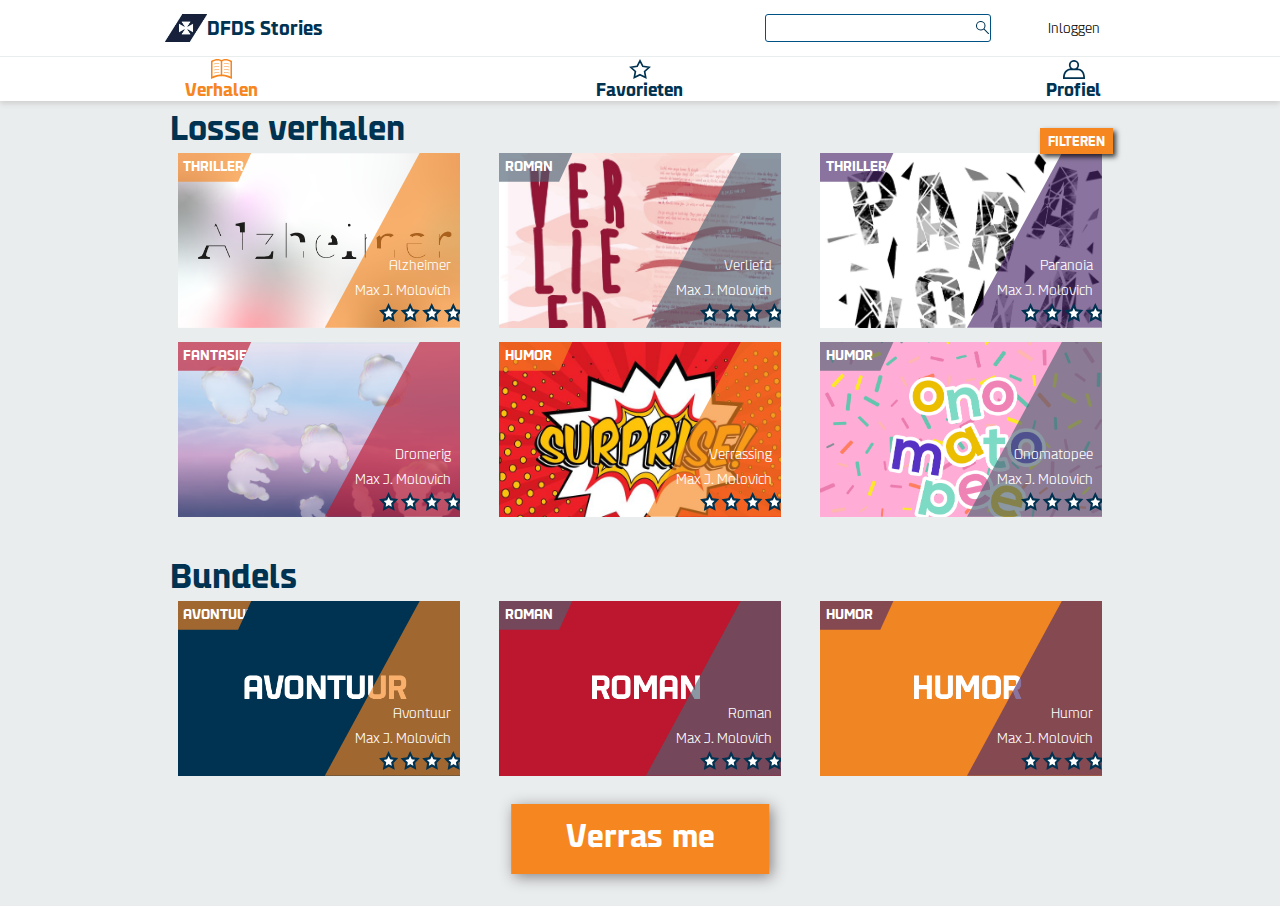
<file: index.html>
<!DOCTYPE html>
<html lang="en">
<head>
    <meta charset="UTF-8">
    <title>DFDS Stories</title>
    <link href="css/style.css" rel="stylesheet">
    <meta name="viewport" content="width=device-width, initial-scale=1">
</head>

<body>
    <header>
        <div id="logo">
            <img src="img/LogoZonderTekst.png" alt="logo">
            <h1>DFDS Stories</h1>
        </div>
        <form>
            <input type="text" name="search">
        </form>
        <a>Inloggen</a>
        <nav>
            <ul>
                <li>
                    <a href="">
                      <img src="img/VerhaalIconOranje.svg" alt="verhaal icoon">
                    </a>
                </li>
                <li>
                    <a class="thisPage" href="index.html">Verhalen</a>
                </li>
                <li>
                    <a href="">
                      <img src="img/FavorietIconBlauw.svg" alt="favoriet icoon">
                    </a>
                </li>
                <li>
                    <a href="">Favorieten</a>
                </li>
                <li>
                    <a href="">
                      <img src="img/ProfielIconBlauw.svg" alt="profiel icoon">
                    </a>
                </li>
                <li>
                    <a href="">Profiel</a>
                </li>
            </ul>
        </nav>
    </header>
    <main>
      <section id="filterSection">
        <button id="filterBtn">filteren</button>
        <form id="filterForm" class="FilterOff">
            <h3>Vind jouw perfecte match</h3>
            <fieldset>
                <legend>
                    Zoek op
                </legend>
                <label for="losseVerhalen">Losse verhalen</label>
                <input id="losseVerhalen" type="checkbox">
                <label for="bundels">Bundels</label>
                <input id="bundels" type="checkbox">
            </fieldset>
            <fieldset>
                <legend>
                    Thema's
                </legend>
                <div>
                <label for="roman">
                  <input id="roman" type="checkbox">Roman
                </label>
                <label for="biografisch">
                  <input id="biografisch" type="checkbox">Biografisch
                </label>
                <label for="jeugd">
                  <input id="jeugd" type="checkbox">Jeugd
                </label>
                <label for="thriller">
                  <input id="thriller" type="checkbox">Thriller
                </label>
                <label for="avontuur">
                  <input id="avontuur" type="checkbox">Avontuur
                </label>
                <label for="fantasie">
                  <input id="fantasie" type="checkbox">Fantasie
                </label>
                <label for="humor">
                  <input id="humor" type="checkbox">Humor
                </label>
                <label for="concept">
                  <input id="concept" type="checkbox">Concept
                </label>
              </div>
            </fieldset>
            <fieldset>
                <legend>Leestijd</legend>
                <label id="leestijdSlider">Aantal minuten</label>
                <input id="leestijdSlider" type="range" min="1" max="8" list="tickmarks">
                <datalist id="tickmarks">
                  <option value="1" label="1"></option>
                  <option value="2"></option>
                  <option value="3"></option>
                  <option value="4"></option>
                  <option value="5"></option>
                  <option value="6"></option>
                  <option value="7"></option>
                  <option value="8" label="8"></option>
                </datalist>
            </fieldset>
            <button id="resultaten">Bekijk resultaten</button>
            <img src="img/DFDSIconCut.svg" alt="">
        </form>
      </section>
      <section class="StoriesHigh" id="verhalen">
          <h2>Losse verhalen</h2>
          <article>
              <a href="verhaal.html">
                <img src="img/Thumbnail_Ahlzheimer.png" alt="alzheimer-afbeelding">
                <h4>Thriller</h4>
                <footer>
                    <p>Alzheimer</p>
                    <p>Max J. Molovich</p>
                    <img src="img/4star.svg" alt="beoordeling">
                </footer>
              </a>
          </article>
          <article>
              <a href="verhaal.html">
                <img src="img/Thumbnail_Verliefd.jpeg" alt="alzheimer-afbeelding">
                <h4>Roman</h4>
                <footer>
                    <p>Verliefd</p>
                    <p>Max J. Molovich</p>
                    <img src="img/4star.svg" alt="beoordeling">
                </footer>
              </a>
          </article>
          <article>
              <a href="verhaal.html">
                <img src="img/Thumbnial_Paranoia.jpeg" alt="alzheimer-afbeelding">
                <h4>Thriller</h4>
                <footer>
                    <p>Paranoia</p>
                    <p>Max J. Molovich</p>
                    <img src="img/4star.svg" alt="beoordeling">
                </footer>
              </a >
          </article>
          <article>
              <a href="verhaal.html">
                <img src="img/Thumbnail_Dromerig.png" alt="alzheimer-afbeelding">
                <h4>Fantasie</h4>
                <footer>
                    <p>Dromerig</p>
                    <p>Max J. Molovich</p>
                    <img src="img/4star.svg" alt="beoordeling">
                </footer>
              </a>
          </article>
          <article>
              <a href="verhaal.html">
                <img src="img/Thumbnail_surprise.jpg" alt="alzheimer-afbeelding">
                <h4>Humor</h4>
                <footer>
                    <p>Verrassing</p>
                    <p>Max J. Molovich</p>
                    <img src="img/4star.svg" alt="beoordeling">
                </footer>
              </a>
          </article>
          <article>
              <a href="verhaal.html">
                <img src="img/Thumbnail_onomatopee.jpg" alt="alzheimer-afbeelding">
                <h4>Humor</h4>
                <footer>
                    <p>Onomatopee</p>
                    <p>Max J. Molovich</p>
                    <img src="img/4star.svg" alt="beoordeling">
                </footer>
              </a>
          </article>
          <article>
              <a href="verhaal.html">
                <img src="img/Thumbnail_Alzheimer2.png" alt="alzheimer-afbeelding">
                <h4>Thriller</h4>
                <footer>
                    <p>Alzheimer</p>
                    <p>Max J. Molovich</p>
                    <img src="img/4star.svg" alt="beoordeling">
                </footer>
              </a>
          </article>
          <article>
            <p>Week topper</p>
            <img src="img/Arrow.svg" alt="pijl">
            <a href="verhaal.html">Naar de week topper</a>
          </article>
      </section>
      <section>
          <h2>Bundels</h2>
          <article>
              <a href="verhaal.html">
                <img src="img/Thumbnail_avontuur.png" alt="alzheimer-afbeelding">
                <h4>Avontuur</h4>
                <footer>
                    <p>Avontuur</p>
                    <p>Max J. Molovich</p>
                    <img src="img/4star.svg" alt="beoordeling">
                </footer>
              </a href="verhaal.html">
          </article>
          <article>
              <a href="verhaal.html">
                <img src="img/Thumbnail_roman.png" alt="alzheimer-afbeelding">
                <h4>Roman</h4>
                <footer>
                    <p>Roman</p>
                    <p>Max J. Molovich</p>
                    <img src="img/4star.svg" alt="beoordeling">
                </footer>
              </a>
          </article>
          <article>
              <a href="verhaal.html">
                <img src="img/Thumbnail_humor.png" alt="alzheimer-afbeelding">
                <h4>Humor</h4>
                <footer>
                    <p>Humor</p>
                    <p>Max J. Molovich</p>
                    <img src="img/4star.svg" alt="beoordeling">
                </footer>
              </a>
          </article>
      </section>
      <a id="randomBtn" href="verhaal.html">Verras me</a>
    </main>


    <script src="js/script.js"></script>

</body>
</html>
</file>
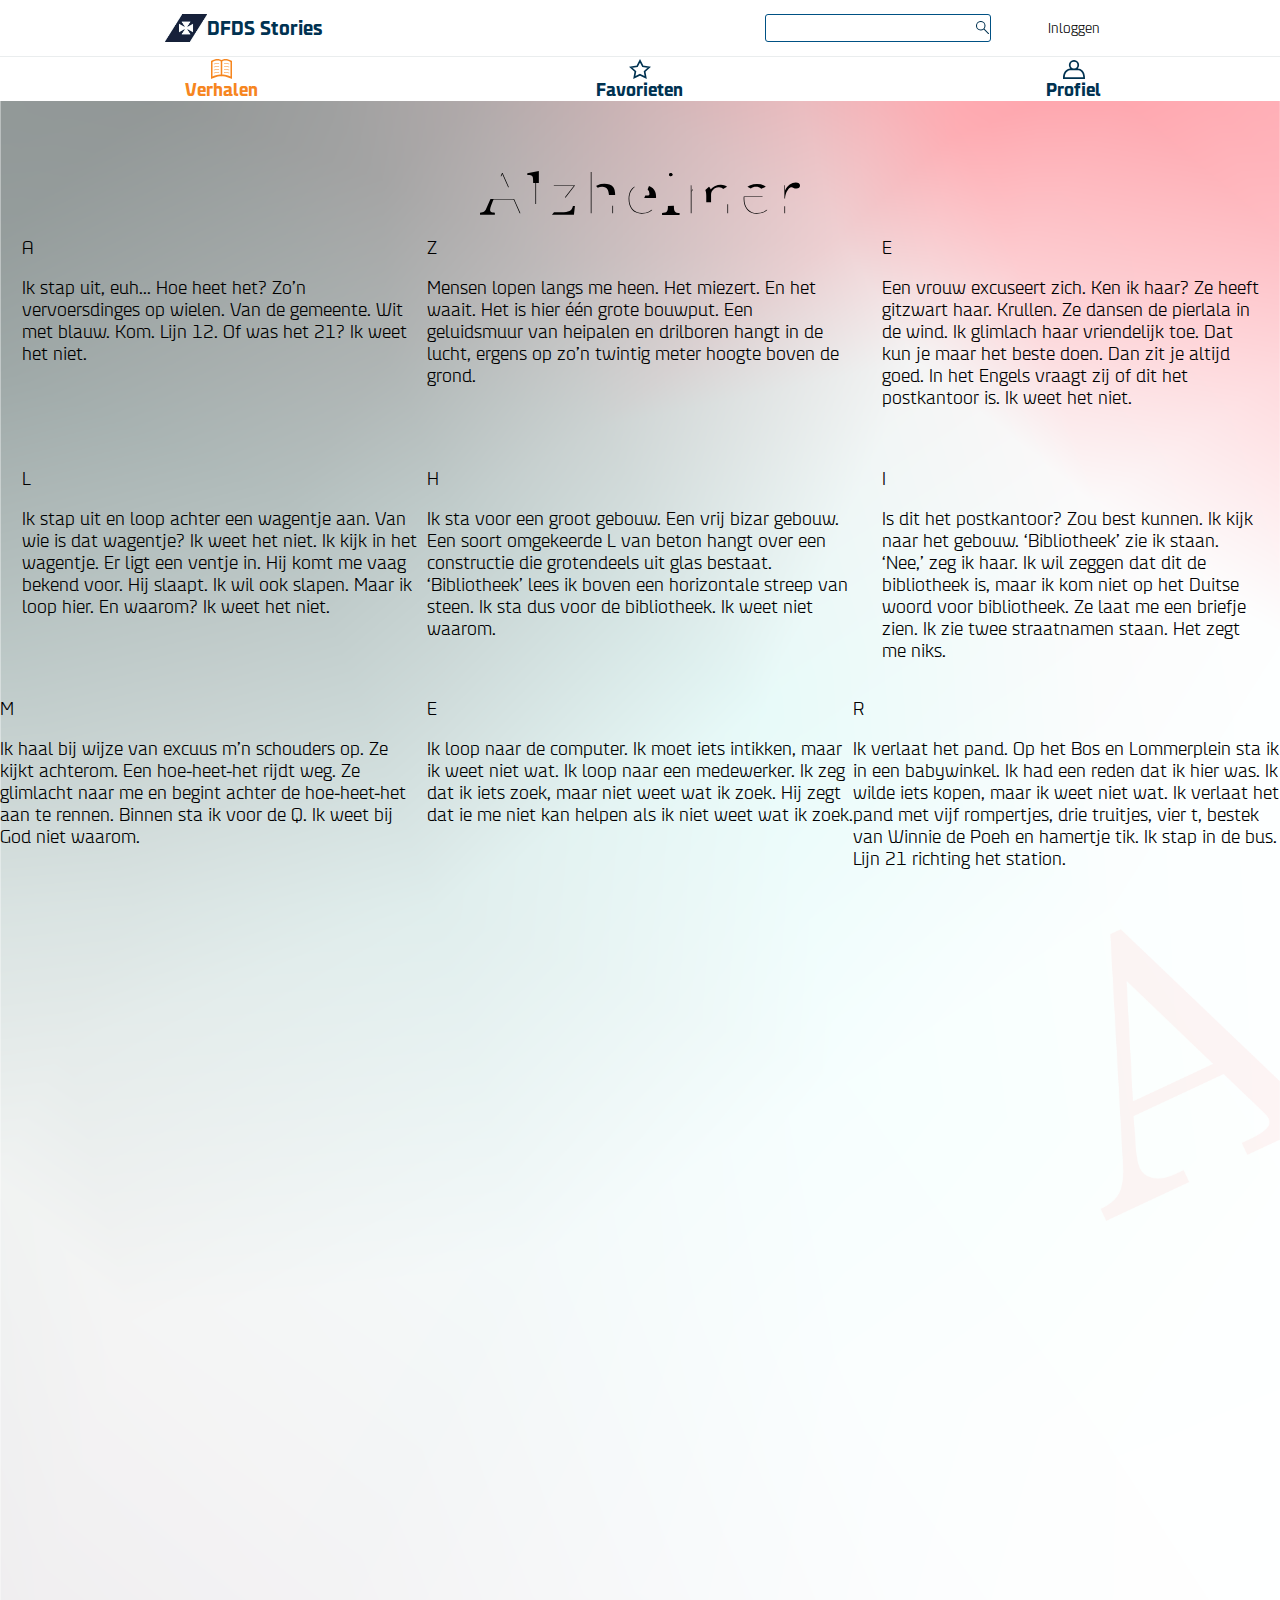
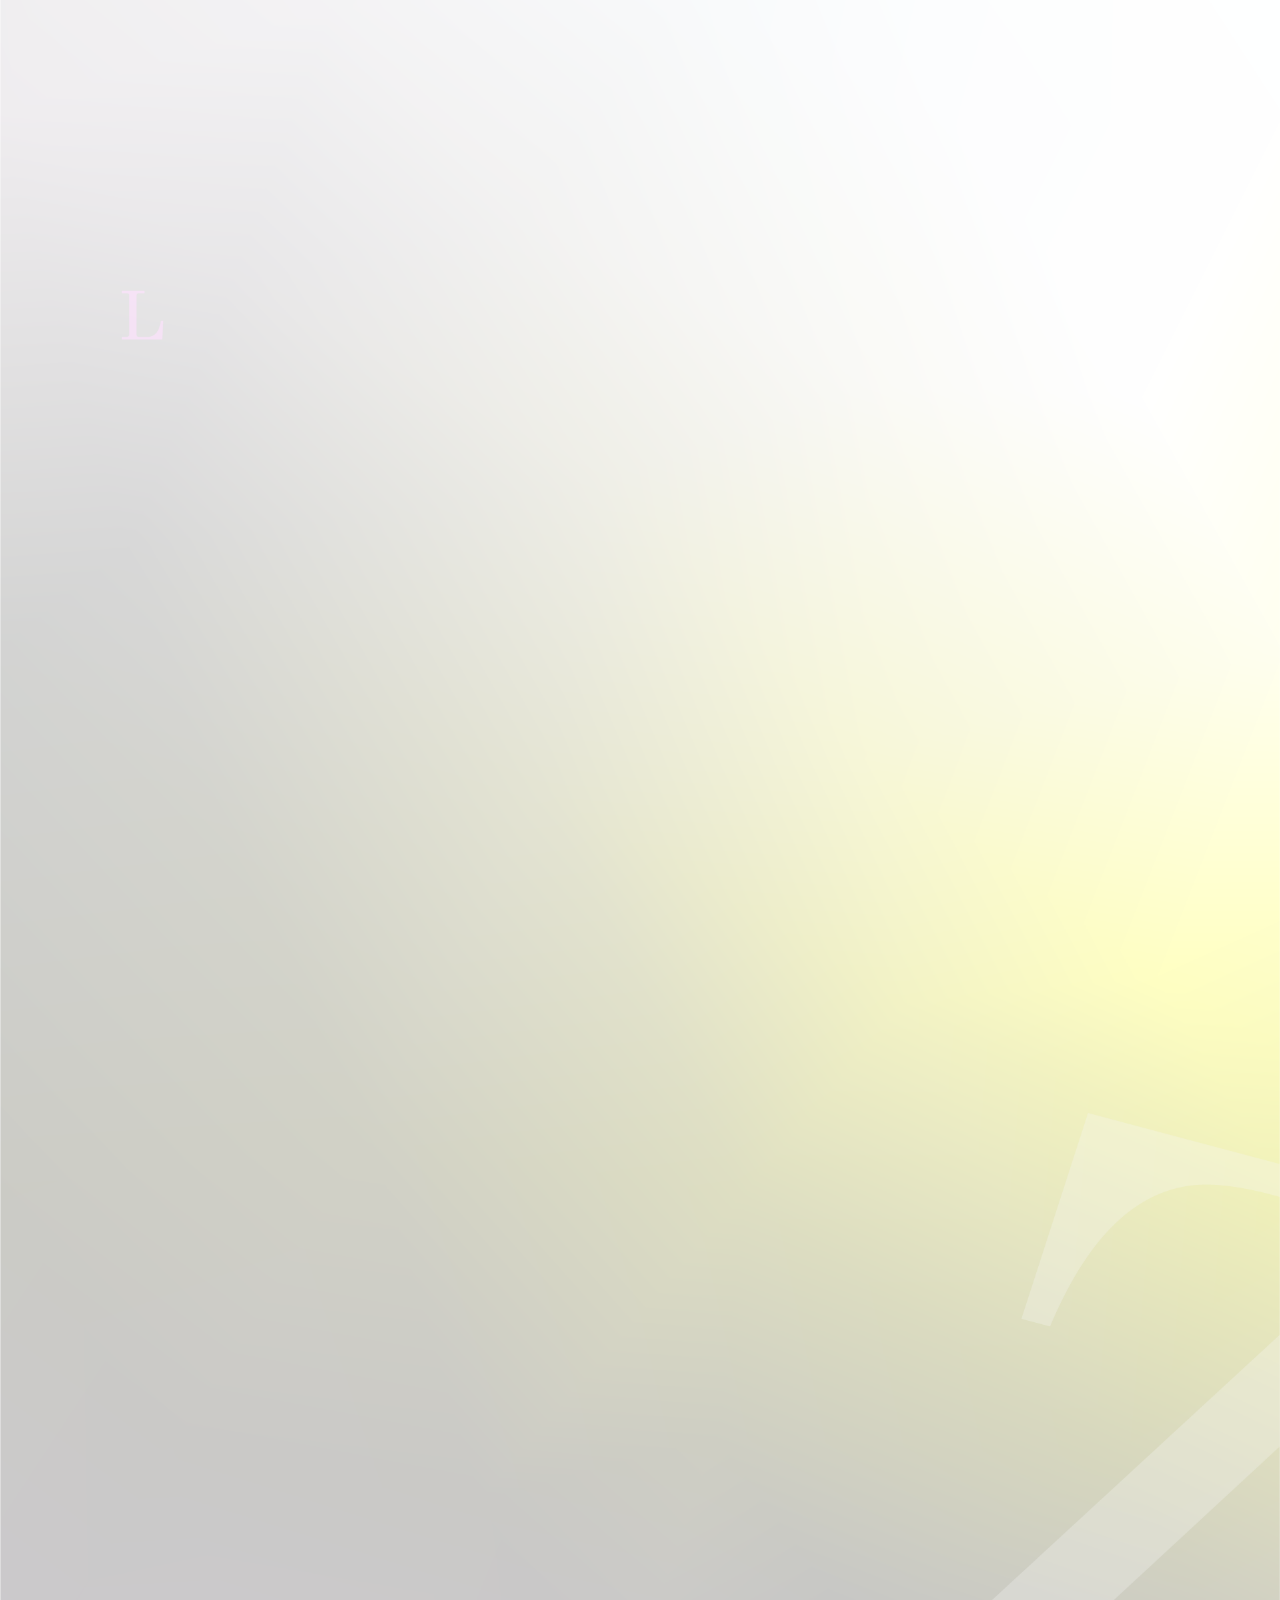
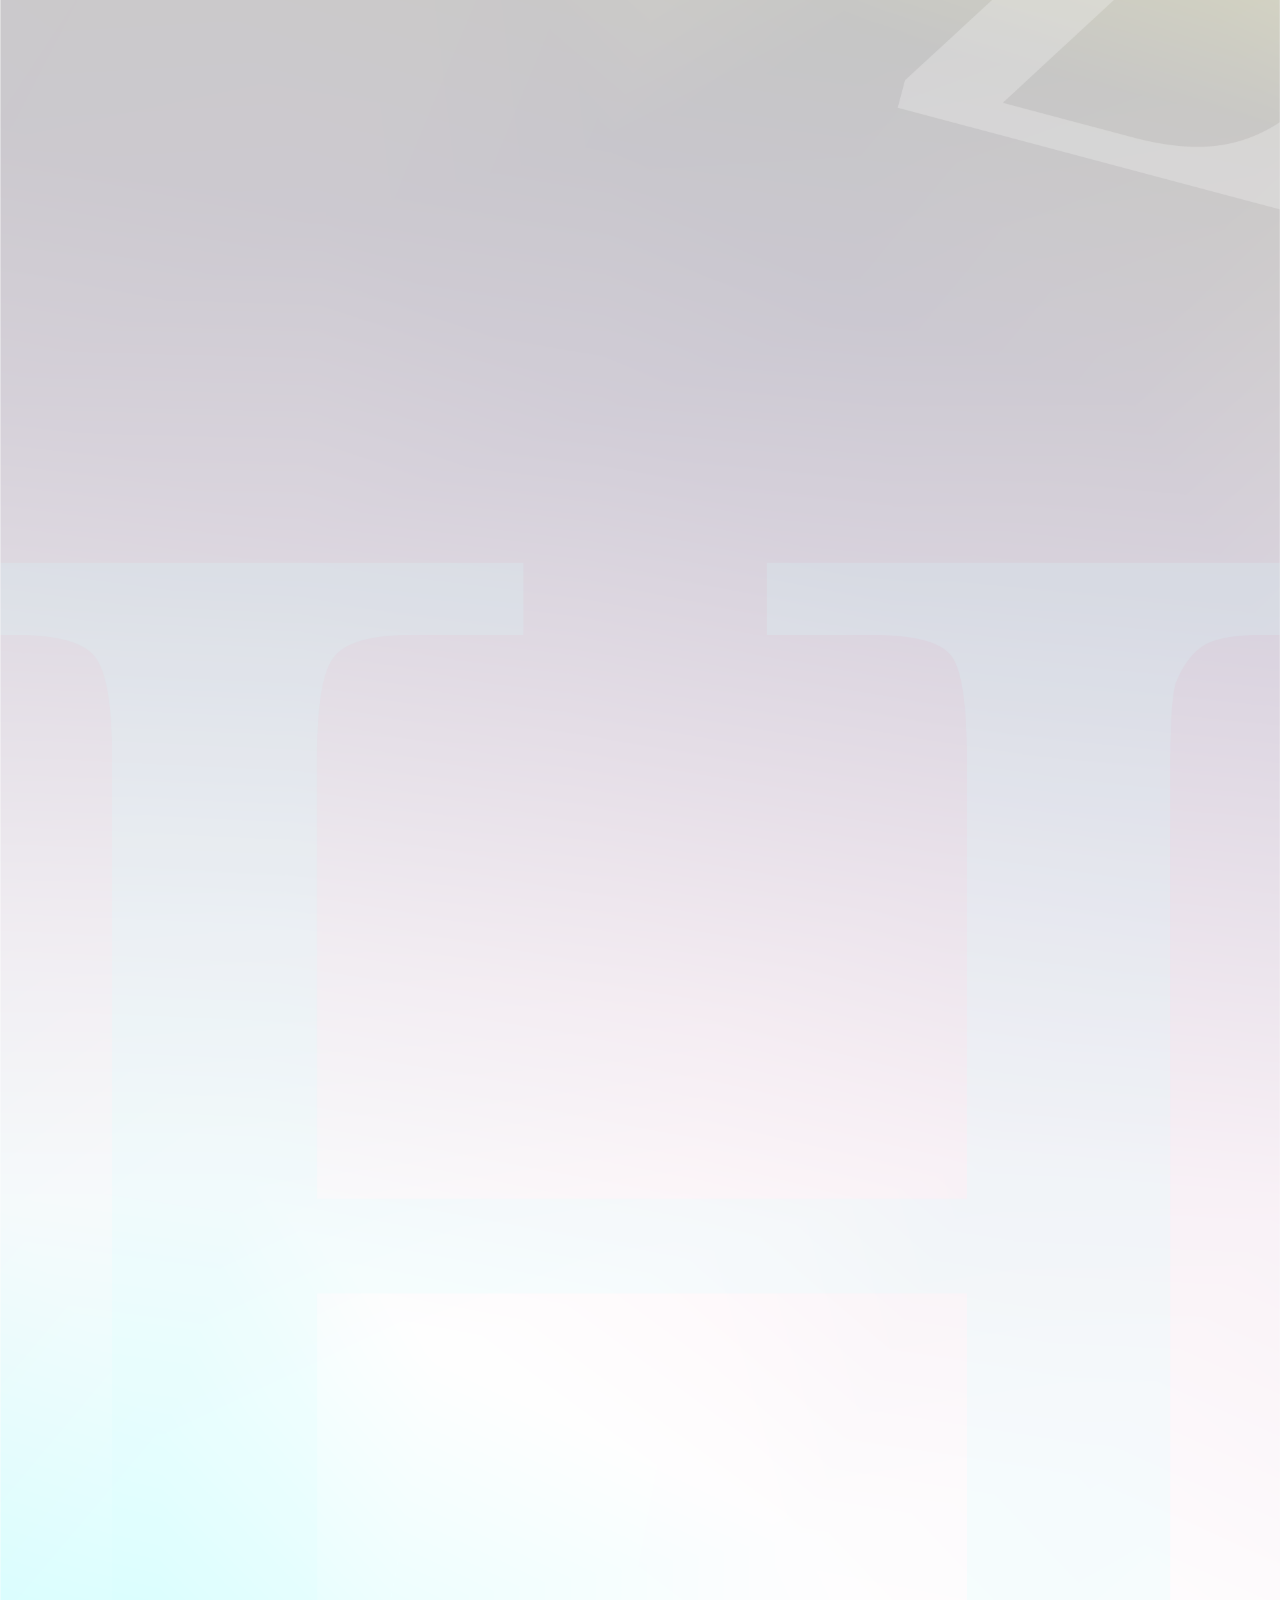
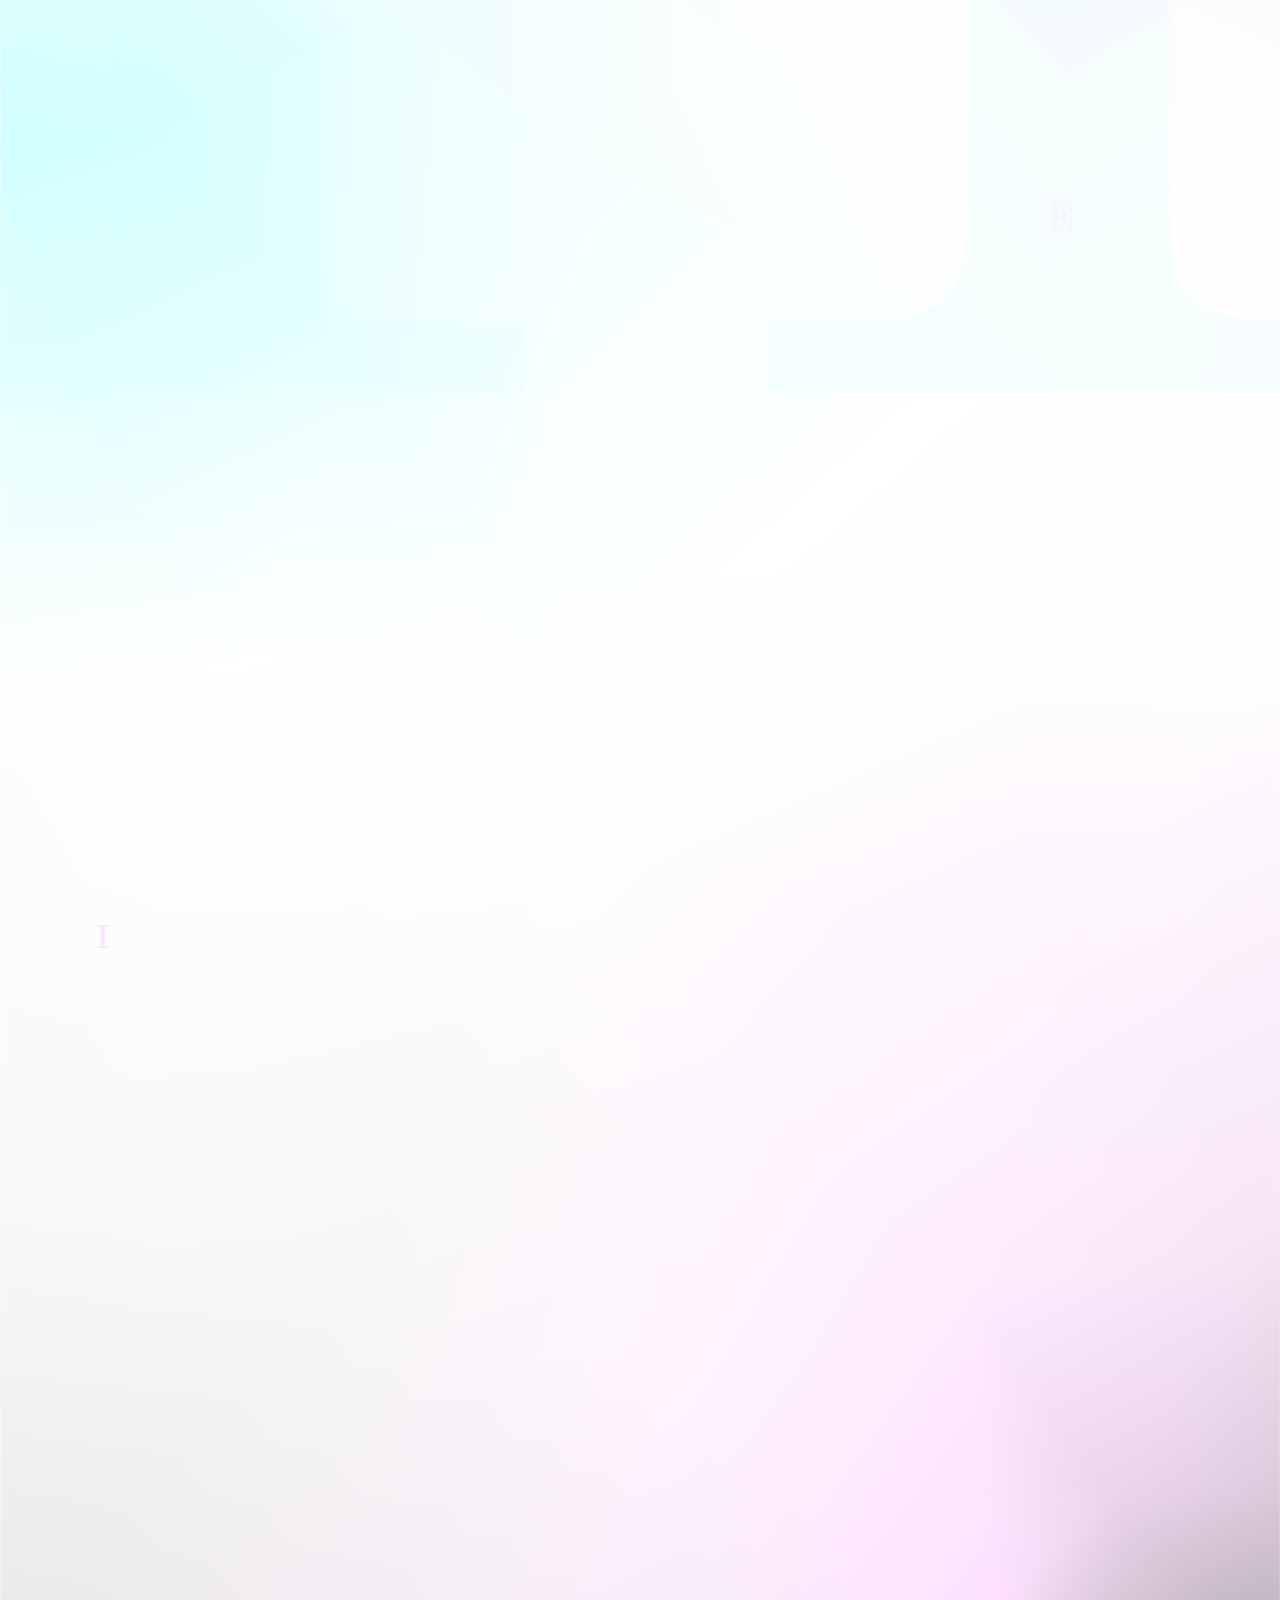
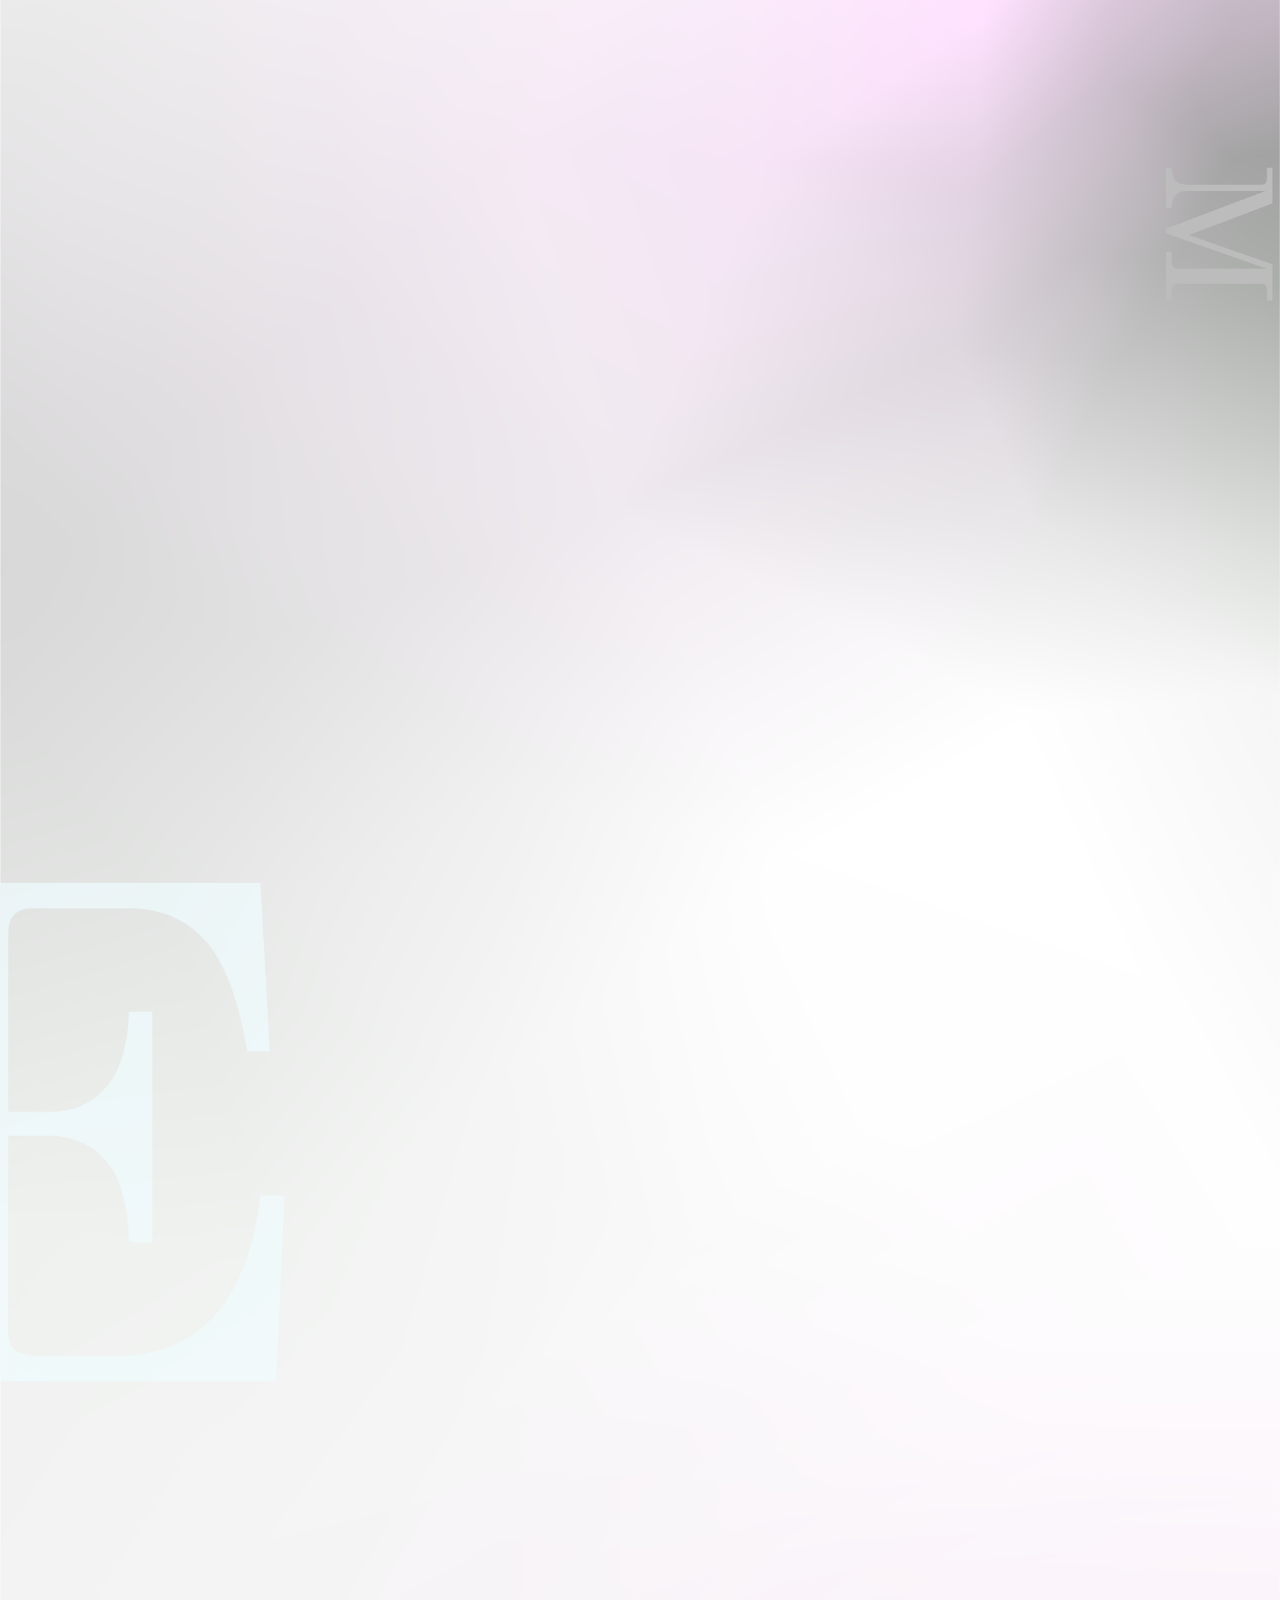
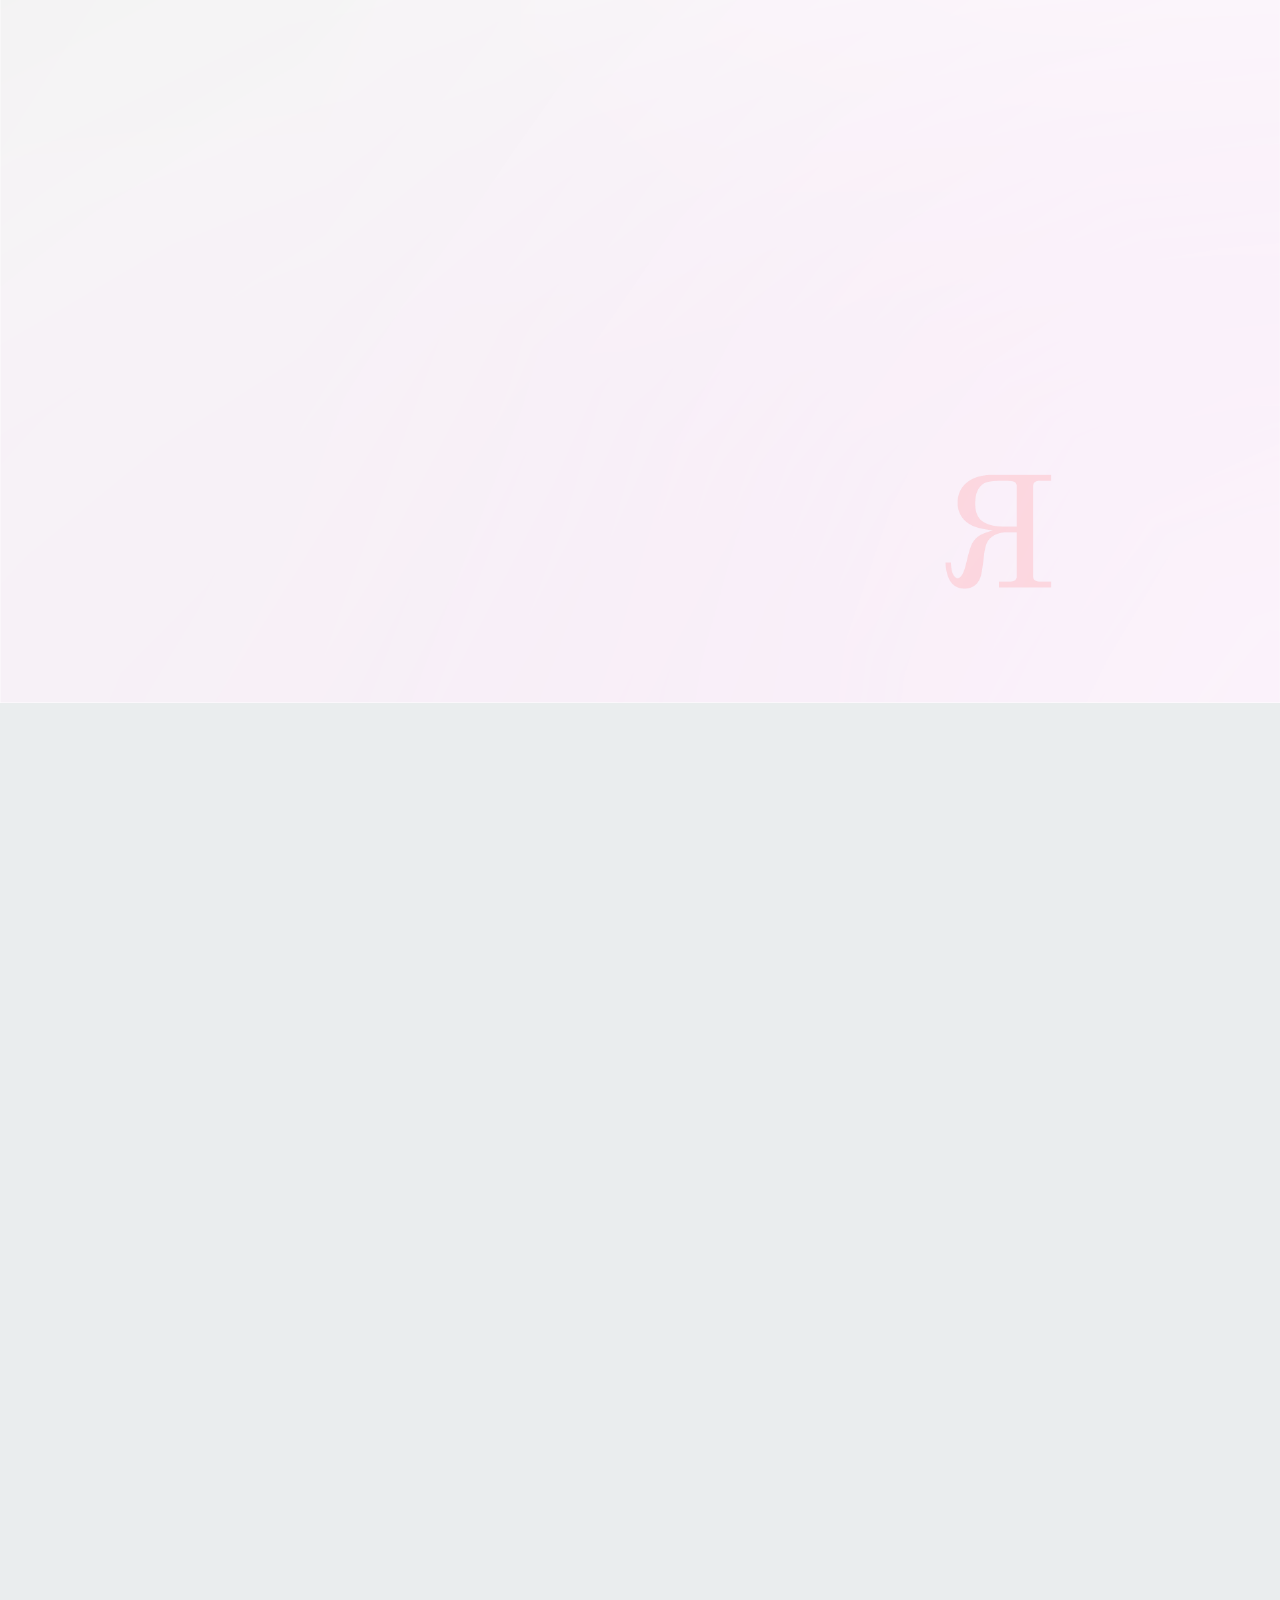
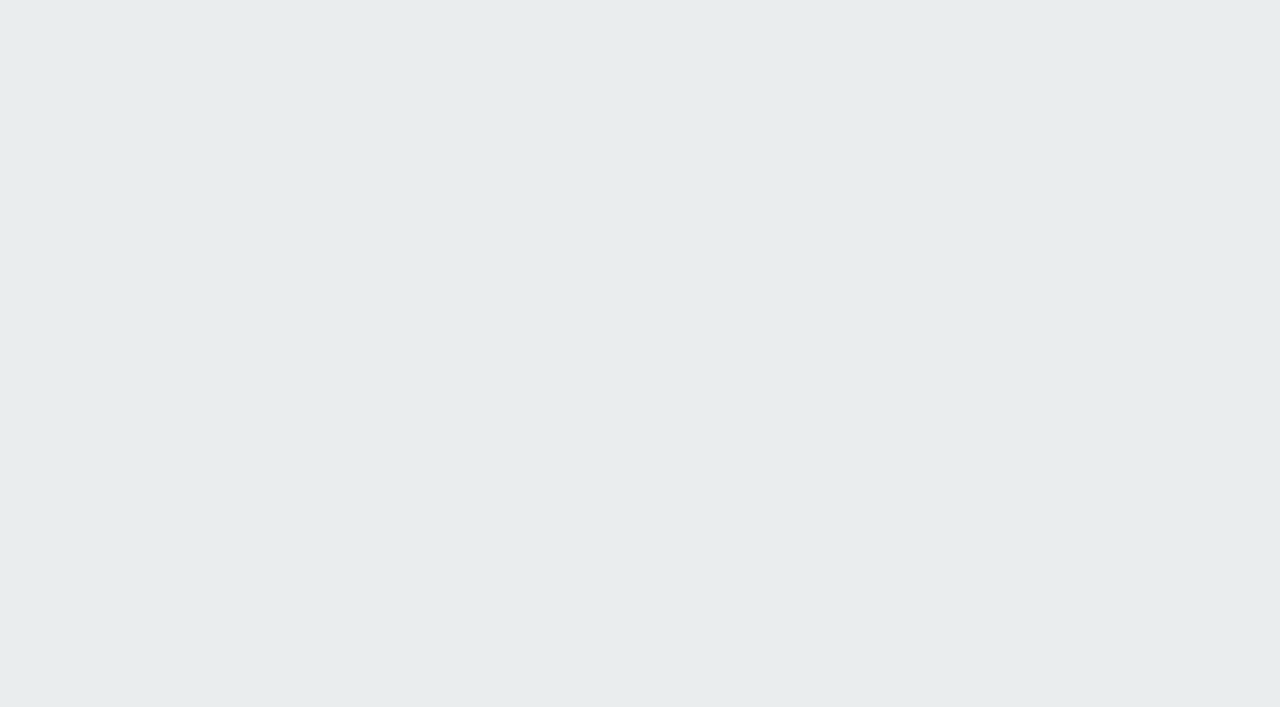
<file: verhaal.html>
<!DOCTYPE html>
<html lang="en">
<head>
    <meta charset="UTF-8">
    <title>DFDS Stories</title>
    <link href="css/style.css" rel="stylesheet">
    <meta name="viewport" content="width=device-width, initial-scale=1">
</head>
<body>
  <header id="headerVerhaal">
    <div id="logo">
        <img src="img/LogoZonderTekst.png" alt="logo">
        <h1>DFDS Stories</h1>
    </div>
    <form>
        <input type="text" name="search">
    </form>
    <a>Inloggen</a>
    <nav>
        <ul>
            <li>
                <a href="">
                  <img src="img/VerhaalIconOranje.svg" alt="verhaal icoon">
                </a>
            </li>
            <li>
                <a class="thisPage" href="index.html">Verhalen</a>
            </li>
            <li>
                <a href="">
                  <img src="img/FavorietIconBlauw.svg" alt="favoriet icoon">
                </a>
            </li>
            <li>
                <a href="">Favorieten</a>
            </li>
            <li>
                <a href="">
                  <img src="img/ProfielIconBlauw.svg" alt="profiel icoon">
                </a>
            </li>
            <li>
                <a href="">Profiel</a>
            </li>
        </ul>
    </nav>
  </header>
  <main id="mainVerhaal">
    <img id="verhaalTitel" src="img/Alzheimer.svg" alt="titel verhaal">
    <ul id="verhaalUl">
      <li class="verhaalLi">
        <p>A</p>
        <p>Ik stap uit, euh... Hoe heet het? Zo’n vervoersdinges op wielen. Van de
gemeente. Wit met blauw. Kom. Lijn 12. Of was het 21? Ik weet het niet.</p>
      </li>
      <li class="verhaalLi">
        <p>L</p>
        <p>Ik stap uit en loop achter een wagentje aan. Van wie is dat wagentje? Ik
weet het niet. Ik kijk in het wagentje. Er ligt een ventje in. Hij komt me
vaag bekend voor. Hij slaapt. Ik wil ook slapen. Maar ik loop hier. En
waarom? Ik weet het niet.</p>
      </li>
      <li class="verhaalLi">
        <p>Z</p>
        <p>Mensen lopen langs me heen. Het miezert.
En het waait. Het is hier één grote bouwput. Een geluidsmuur van
heipalen en drilboren hangt in de lucht, ergens op zo’n twintig meter
hoogte boven de grond.</p>
      </li>
      <li class="verhaalLi">
        <p>H</p>
        <p>Ik sta voor een groot gebouw. Een vrij bizar gebouw. Een soort omgekeerde
L van beton hangt over een constructie die grotendeels uit glas
bestaat. ‘Bibliotheek’ lees ik boven een horizontale streep van steen. Ik
sta dus voor de bibliotheek. Ik weet niet waarom. </p>
      </li>
      <li class="verhaalLi">
        <p>E</p>
        <p>Een vrouw excuseert
zich. Ken ik haar? Ze heeft gitzwart haar. Krullen. Ze dansen de pierlala
in de wind. Ik glimlach haar vriendelijk toe. Dat kun je maar het beste
doen. Dan zit je altijd goed. In het Engels vraagt zij of dit het postkantoor is.
Ik weet het niet.</p>
      </li>
      <li class="verhaalLi">
        <p>I</p>
        <p>Is dit het postkantoor? Zou best kunnen. Ik kijk
naar het gebouw. ‘Bibliotheek’ zie ik staan. ‘Nee,’ zeg ik haar. Ik wil
zeggen dat dit de bibliotheek is, maar ik kom niet op het Duitse woord
voor bibliotheek. Ze laat me een briefje zien. Ik zie twee straatnamen
staan. Het zegt me niks. </p>
      </li>
      <li class="verhaalLi">
        <p>M</p>
        <p>Ik haal bij wijze van excuus m’n schouders op.
Ze kijkt achterom. Een hoe-heet-het rijdt weg. Ze glimlacht naar me en
begint achter de hoe-heet-het aan te rennen.
Binnen sta ik voor de Q. Ik weet bij God niet waarom.</p>
      </li>
      <li class="verhaalLi">
        <p>E</p>
        <p>Ik loop naar de computer. Ik moet iets intikken, maar ik weet niet wat.
Ik loop naar een medewerker. Ik zeg dat ik iets zoek, maar niet weet wat ik zoek.
Hij zegt dat ie me niet kan helpen als ik niet weet wat ik zoek. </p>
      </li>
      <li class="verhaalLi">
        <p>R</p>
        <p>Ik verlaat het pand.
Op het Bos en Lommerplein sta ik in een babywinkel. Ik had een reden
dat ik hier was. Ik wilde iets kopen, maar ik weet niet wat. Ik verlaat het
pand met vijf rompertjes, drie truitjes, vier t, bestek van Winnie
de Poeh en hamertje tik. Ik stap in de bus. Lijn 21 richting het station.</p>
      </li>
    </ul>

  </main>
</body>
</html>
</file>
<file: css/style.css>
@font-face{
  font-family: "DFDS";
  src: url("fonts/DFDS-Light.woff2") format("woff2");
  font-weight: normal;
}

@font-face{
  font-family: "DFDS";
  src: url("fonts/DFDS-Bold.woff2") format("woff2");
  font-weight: bold;
}


html{
  font-size: 14px;
}

body{
  font-size: 1em;
  font-family: DFDS,"Segoe UI";
  font-weight: normal;
  background-color: #eaedee;
  margin: 0;
}

/* Header */
header{
  background-color: #FFF;
  width: 100%;
  margin-bottom: 0;
  display: grid;
  grid-template-columns: 2fr 1fr 0.5fr;
  grid-template-rows: 1fr 0.5fr;
  box-shadow: 0px 3px 5px 0px rgba(209,209,209,1);
}

#logo{
  height: 2em;
  padding: 1em;
  grid-column: 1 / 2;
  grid-row: 1 / 2;
  display: flex;
  padding: 1em 1em 1em 2em;
}

#logo img{
  width: 3em;

}

h1{
  color: #003251;
  font-size: 1.4em;
  margin: 0;
  font-family: DFDS;
  font-weight: bold;
  align-self: center;
}

form{
  grid-column: 2 / 3;
  grid-row: 1 / 2;
  align-self: center;
  justify-self: center;
}

input[name="search"]{
  width: 6em;
  background-image: url('../img/SearchIcon.svg');
  background-repeat: no-repeat;
  background-position: right;
  background-size: 1em;
  transition: all .3s;
  border-color: #005184;
  border-style: solid;
  border-width: 1.5px;
  padding: 0.4em;
  margin-left: -3em;
  border-radius: 3px;
}

input[name="search"]:hover{
  border-color: #f6861f;
  transition: all .3s;
}

input[name="search"]:focus{
  background-position-x: 120%;
  width: 7em;
  border-color: #f6861f;
  transition: all .3s;
}


header > a{
  grid-column: 3 / 4;
  grid-row: 1 / 2;
  justify-self: left;
  align-self: center;
  margin-left: -1.3em;
}

header > a:hover{
  color: #f6861f;
  transition: all .2s;

}



/* Navigation */
nav{
  grid-column: 1 / 4;
  grid-row: 2 / 3;
  background-color: white;
  margin-top: 0em;
  border-top: solid 1.5px #eaedee;


}

ul{
  list-style-type: none;
  font-family: DFDS;
  font-weight: bold;
  font-size: 1.3em;
  display: grid;
  grid-template-columns: 1fr 1fr 1fr;
  grid-template-rows: 1fr 1fr;
  padding: 0;
  margin: 0;
}

ul a{
  text-decoration: none;
  color: #003251;
}

ul a:hover:active{
  color: #f6861f;
}

.thisPage{
  color: #F6861F;
}

li{
  justify-self: center;
}

li:nth-of-type(1){
  grid-column: 1 / 2;
  grid-row: 1 / 2;
  align-self: baseline;
  padding-right: 0.3em;
}

li:nth-of-type(2){
  grid-column: 1 / 2;
  grid-row: 2 / 2;
  padding-right: 0.3em;
}

li:nth-of-type(3){
  grid-column: 2 / 3;
  grid-row: 1 / 2;
  align-self: baseline;
  padding-left: 1em;
}

li:nth-of-type(4){
  grid-column: 2 / 3;
  grid-row: 2 / 2;
  padding-left: 1em;
}

li:nth-of-type(5){
  grid-column: 3 / 3;
  grid-row: 1 / 2;
  align-self: baseline;
  padding-left: 1.6em;
}

li:nth-of-type(6){
  grid-column: 3 / 3;
  grid-row: 2 / 2;
  padding-left: 1.6em;
}


li img{
  width: 1.2em;
}

li img:nth-of-type(1){
  margin-bottom: -0.3em;
}


/* Main */
a{
  text-decoration: none;
}

section:nth-of-type(1){
  display: grid;
  grid-template-columns: 1fr;
  grid-template-rows: 0.5fr 2fr;
}

#filterForm{
  grid-column: 1/2;
  grid-row: 2/3;
}

#filterBtn{
  width: 5.5em;
  height: 2em;
  grid-column: 1/2;
  grid-row: 1/2;
  justify-self: right;
  margin-top: 1.5em;
  margin-right: 2em;
  background-color:#F6861F;
  border: none;
  box-shadow: 3px 3px 5px 0px rgba(0,0,0,0.75);
  font-family: "DFDS";
  font-weight: bold;
  text-transform: uppercase;
  color: #FFF;
  z-index: 2
}

h3{
  grid-column: 1/3;
  grid-row: 1/2;
  font-size: 1.5em;
  color: #FFF;
  margin: 0;
  padding-left: 1.1em;
  padding-top: 0.3em
}

legend{
  font-family: "DFDS";
  font-weight: bold;
  font-size: 1.2em;
  justify-self: bottom;
}

fieldset{
  margin: 1em 0;
  color: #FFF;
  border: 0;
  z-index: 1;
}

fieldset:nth-of-type(1){
  grid-column: 2/3;
  grid-row: 2/3;
}

fieldset:nth-of-type(2){
  grid-column: 2/3;
  grid-row: 3/4;
}

fieldset:nth-of-type(3){
  grid-column: 2/3;
  grid-row: 4/5;
}

div{
  display: grid;
  grid-template-columns: 1fr 1fr;
  grid-template-rows: 1fr 1fr 1fr 1fr;
}

label:nth-of-type(1){
  grid-column: 1/2;
  grid-row: 1/2;
}

label:nth-of-type(2){
  grid-column: 1/2;
  grid-row: 2/3;
}

label:nth-of-type(3){
  grid-column: 1/2;
  grid-row: 3/4;
}

label:nth-of-type(4){
  grid-column: 1/2;
  grid-row: 4/5;
}

label:nth-of-type(5){
  grid-column: 2/3;
  grid-row: 1/2;
}

label:nth-of-type(6){
  grid-column: 2/3;
  grid-row: 2/3;
}

label:nth-of-type(7){
  grid-column: 2/3;
  grid-row: 3/4;
}

label:nth-of-type(8){
  grid-column: 2/3;
  grid-row: 4/5;
}

fieldset:nth-of-type(1){
  margin-top: 0.5em;
}

fieldset:nth-of-type(3){
  margin-bottom: 0;
  padding-bottom: 0;
}

legend:nth-of-type(3){
  padding-left: 0;
}

label#leestijdSlider{
  margin-left: 2px;
}

input#leestijdSlider{
  margin-left: 3em;
  margin-top: 1em;
  width: 13em;
}

#tickmarks{
  display: grid;
  grid-template-columns: 1fr 1fr 1fr;
  grid-template-rows: 1fr 1fr;
}

option{
  justify-self: center;
}

option:nth-of-type(1){
  grid-column: 1/2;
  grid-row: 1/2;
}

option:nth-of-type(8){
  grid-column: 3/4;
  grid-row: 1/2;
}

#filterForm>img{
  grid-column: 2/4;
  grid-row: 4/6;
  overflow: hidden;
  width: 12em;
  z-index: 0;
  justify-self: right;
  align-self: end;
}


#resultaten{
  grid-column: 2/3;
  grid-row: 5/6;
  align-self: top;
  justify-self: center;
  width: 11em;
  height: 2em;
  background-color: #F6861F;
  font-family: DFDS;
  font-weight: bold;
  color: #FFF;
  font-size: 1.5em;
  text-transform: uppercase;
  /* margin-bottom: 1em; */
  border: none;
  box-shadow: 3px 3px 5px 0px rgba(0,0,0,0.75);
  z-index: 1;


}

/*Filter toggle classes*/
.FilterOn{
  visibility: visible;
  opacity: 1;
  transition: all 0.3s;
  display: grid;
  grid-template-columns: 1fr 4fr 1fr;
  grid-template-rows: 1fr 1fr 2fr 2fr 1fr;
  height: 35em;
  background-color:#002B45;
  margin-top: -6.5em;
  width: 100%;
}

.FilterOff{
  visibility: hidden;
  opacity: 0;
  transition: all 0.3s;
  display: grid;
  grid-template-columns: 1fr 4fr 1fr;
  grid-template-rows: 1fr 1fr 2fr 2fr 1fr;
  height: 25em;
}

.StoriesHigh{
  margin-top: -31em;
  transition: all 0.5s;
}

.StoriesLow{
  margin-top: 1em;
  transition: all 0.5s;
}
/*End filter toggle classes*/


h2{
  font-family: DFDS;
  font-weight: bold;
  color: #003251;
  font-size: 2.5em;
  grid-column-start: 1;
  padding-left: 1.5rem;
  margin-top: 0.3em;
  margin-bottom: -0.3em;
  align-self: center;
}


/* Verhalen overzicht */
section:nth-of-type(2), section:nth-of-type(3){
  display: grid;
  grid-template-columns: auto;
  grid-template-rows: auto;
  grid-row-gap: 1.4em;
  margin-bottom: 2em;
}


/* Los verhaal */
article{
  width: 50vh;
  height: 30vh;
  overflow: hidden;
  grid-column: 1;
  justify-self: center;
}

article > a{
  display: grid;
  grid-template-columns: 3fr 2fr;
}

article footer{
  height: 30vh;
  margin-right: -2.3em;
  clip-path: polygon(53% 0, 100% 0, 100% 100%, 0% 100%);
  grid-column: 2/3;
  grid-row: 1/2;
  z-index: 0;
  display: grid;
  grid-template-rows: 3fr 0.75fr 0.75fr 0.75fr;
  grid-template-columns: 1fr;
}

article:nth-of-type(1) footer,
article:nth-of-type(1) h4{
  background-color: rgba(246, 134, 31, 0.65);
}

article:nth-of-type(2) footer,
article:nth-of-type(2) h4{
  background-color: rgba(77, 97, 113, 0.65);
}

article:nth-of-type(3) footer,
article:nth-of-type(3) h4{
  background-color: rgba(76, 42, 107, 0.65);
}

article:nth-of-type(4) footer,
article:nth-of-type(4) h4{
  background-color: rgba(189, 23, 47, 0.65);
}

article:nth-of-type(5) footer,
article:nth-of-type(5) h4{
  background-color: rgba(246, 134, 31, 0.65);
}

article:nth-of-type(6) footer,
article:nth-of-type(6) h4{
  background-color: rgba(77, 97, 113, 0.65);
}

article:nth-of-type(7), article:nth-of-type(8){
  display: none;
}


/* Inhoud verhaal */
article a img{
  grid-column: 1 / 3;
  grid-row: 1 / 2;
  width: 100%;

}


h4{
  height: 17.5em;
  color: #FFF;
  text-transform: uppercase;
  clip-path: polygon(0 0, 40% 0%, 30% 13%, 0% 13%);;
  grid-column: 1 / 2;
  grid-row: 1 /2;
  margin: 0em 0;
  padding: 0.6em 0 0 0.6em;
}

p{
  font-family: "DFDS";
  font-weight: 100;
  font-size: 1em;
}

footer > p{
  text-align: right;
  align-self: center;
  color: #FFF;
  padding-right: 3.6em;
  margin: 0.2em 0;
}

article a footer img{
  width: 5em;
  align-self: center;
  justify-self: center;
  grid-row: 4 / 5;
  padding: 0 0 0.4em 0.9em;
}

article a footer p:nth-of-type(1) {
  grid-row: 2 / 3;
}

article a footer p:nth-of-type(2) {
  grid-row: 3 / 4;
}


button:nth-of-type(2){
  font-family: DFDS;
  font-weight: normal;
  color: #FFF;
  font-size: 1.8em;
  text-transform: uppercase;
  background-color: #F6861F;
  border: none;
  width: 8em;
  height: 2.5em;
  position: fixed;
  bottom: 29px;
  left: 50%;
  transform: translate(-50%, 0px);
  box-shadow: 3px 3px 14px 0px rgba(133,131,133,1);
}

/*Detail pagina (verhaal)*/
#headerVerhaal{
  height: 4em;
}

#mainVerhaal{
  margin-top: 3.2em;
  height: 199em;
  background-image: url('../img/BGletters.png');
  background-repeat: no-repeat;
  background-size: contain;
}

#verhaalTitel{
  width: 47vw;
  margin-top: 5em;
  margin-left: 50%;
  transform: translateX(-50%);
}

.verhaalTxt{
  margin: 0 4em;
}

.verhaalTxt:nth-of-type(1){
  margin-top: 14em;
}

.verhaalTxt:nth-of-type(2){
  margin-top: 13em;
}

.verhaalTxt:nth-of-type(3){
  margin-top: 21em;
}

.verhaalTxt:nth-of-type(4){
  margin-top: 25em;
}

.verhaalTxt:nth-of-type(5){
  margin-top: 9em;
}

.verhaalTxt:nth-of-type(6){
  margin-top: 8em;
}

.verhaalTxt:nth-of-type(7){
  margin-top: 12.5em;
}

.verhaalTxt:nth-of-type(8){
  margin-top: 15em;
}

.verhaalTxt:nth-of-type(9){
  margin-top: 15em;
}

#randomBtn{
  display: block;
  margin-left: 50%;
  transform: translateX(-50%);
  width: 8em;
  height: 1.8em;
  font-family: DFDS;
  font-weight: bold;
  font-size: 2.3em;
  color: #FFF;
  background-color: #F6861F;
  margin-bottom: 1em;
  text-align: center;
  padding-top: 12px;
  box-shadow: 3px 3px 14px 0px rgba(133,131,133,1);

}

/*Klein formaat*/
@media (max-width: 380px) {
  input[name="search"]{
    width: 4em;
    height: 0.5em;
    margin-left: -2em;
  }

  input[name="search"]:focus{
    background-position-x: 150%;
    width: 4.5em;
  }

  header > a{
    margin-left: -1.8em;
  }

  li:nth-of-type(3), li:nth-of-type(4){
    padding-left: 0.5em;
  }

  li:nth-of-type(5), li:nth-of-type(6){
    padding-left: 1em;
  }

  article{
    width: 87vw;
    height: 25vh;
  }

  article footer{
    height: 25vh;
  }

  footer p{
    padding-right: 2.8em;
  }

  h2{
    font-size: 2em;
    padding-left: 1.7rem;
  }

  #mainVerhaal{
    height: 180em;
  }

  .verhaalTxt:nth-of-type(1){
    margin-top: 11em;
  }

  .verhaalTxt:nth-of-type(2){
    margin-top: 13em;
  }

  .verhaalTxt:nth-of-type(3){
    margin-top: 16em;
  }

  .verhaalTxt:nth-of-type(4){
    margin-top: 22em;
  }

  .verhaalTxt:nth-of-type(5){
    margin-top: 5em;
  }

  .verhaalTxt:nth-of-type(6){
    margin-top: 8em;
  }

  .verhaalTxt:nth-of-type(7){
    margin-top: 8.5em;
  }

  .verhaalTxt:nth-of-type(8){
    margin-top: 11em;
  }

  .verhaalTxt:nth-of-type(9){
    margin-top: 10em;
  }
}

/*Tablet formaat*/
@media screen and (min-width: 650px) {
  /*Header*/
  #logo{
  padding: 1em 1em 1em 4.2em;
  }

  header a{
    margin-left: 0;
  }

  input[name="search"]{
    width: 16em;
    margin-left: -5.5em;
  }

  input[name="search"]:focus{
    width: 14em;
  }

  li:nth-of-type(1), li:nth-of-type(2){
    margin-left: -3em;
  }

  li:nth-of-type(3), li:nth-of-type(4){
    margin-left: -1em;
  }

  li:nth-of-type(5), li:nth-of-type(6){
    margin-right: -3em;
  }



  /*Main*/
  input#leestijdSlider {
    margin-left: 5em;
    margin-top: -1em;
    width: 13em;
  }

  #tickmarks{
    width: 18em;
    margin-left: 9em;
    margin-top:-1em;
  }

  section:nth-of-type(2), section:nth-of-type(3){
    width: 100%;
    display: grid;
    grid-template-columns: 1fr 1fr;
    grid-template-rows: auto;
    grid-gap: 2em;
  }

  #filterBtn{
    margin: 2em 4.25em 0 0;

  }

  h2{
    padding-left: 4rem;
  }

  article{
    width: 85%;
    height: 12.5em;
  }

  article:nth-of-type(1n){
    grid-column: 1/2;
    justify-self: right;
  }

  article:nth-of-type(2n){
    grid-column: 2/3;
    justify-self: left;
  }

  article a{
    grid-template-columns: 2fr 2fr;

  }

  article a img{
    /* height: 30vh; */
  }

  article footer{
    height: 12.5em;
  }

  footer p{
    padding-right: 3.8em;
  }

  h4{
    padding: 0.4em 0 0 0.4em;
    height: 12.5em;
    clip-path: polygon(0 0, 50% 0%, 41% 16%, 0% 16%);
  }

  /*Verhaal styling*/
  #mainVerhaal{
    height: 368em;
  }

  #verhaalTitel{
    width: 33vw;
  }

  .verhaalTxt{
    margin: 0 14em;
  }

  .verhaalTxt:nth-of-type(1){
    margin-top: 32em;
  }

  .verhaalTxt:nth-of-type(2){
    margin-top: 32em;
  }

  .verhaalTxt:nth-of-type(3){
    margin-top: 43em;
  }

  .verhaalTxt:nth-of-type(4){
    margin-top: 55em;
  }

  .verhaalTxt:nth-of-type(5){
    margin-top: 20em;
  }

  .verhaalTxt:nth-of-type(6){
    margin-top: 24em;
  }

  .verhaalTxt:nth-of-type(7){
    margin-top: 32em;
  }

  .verhaalTxt:nth-of-type(8){
    margin-top: 33em;
  }

  .verhaalTxt:nth-of-type(9){
    margin-top: 38.5em;
  }

}

@media screen and (min-width: 900px) {
  /*Header*/
  #logo{
    padding: 1em 1em 1em 11.8em;
  }

  header > a{
    margin-left: -3.5em;
  }

  li:nth-of-type(1), li:nth-of-type(2){
    margin-left: 1.2em;
  }

  li:nth-of-type(5), li:nth-of-type(6){
    margin-right: 0.8em;
  }


  /*Main*/
  #filterBtn{
    margin-right: 12.5em;
    grid-column: 3/4;
  }

  #filterForm{
    grid-column: 2/3;
    grid-row: 2/3;
    z-index: 1;
  }

  h2{
    padding-left: 3rem;
  }

  section:nth-of-type(1){
    display: grid;
    grid-template-columns: 1fr 2fr 1fr;
  }

  .FilterOn{
    transition: none;
    height: 31em;
    margin-top: -5.5em;
  }

  .FilterOff{
    transition: none;
    height: 26em;
  }

  .StoriesLow{
    margin-top:-32.15em;
    z-index: 0;
    transition: none;
  }

  .StoriesHigh{
    margin-top: -32.8em;
    transition: none;
  }

  section:nth-of-type(2), section:nth-of-type(3){
    width: 80%;
    display: grid;
    grid-template-columns: 1fr 1fr 1fr;
    grid-template-rows: auto;
    grid-row-gap: 1em;
    grid-column-gap: 1em;
    margin-left: 50%;
    transform: translateX(-50%);
  }

  article:nth-of-type(1){
    grid-column: 1/2;
    justify-self: right;
  }

  article:nth-of-type(2){
    grid-column: 2/3;
    justify-self: center;
  }

  article:nth-of-type(3){
    grid-column: 3/4;
    justify-self: left;
  }

  article:nth-of-type(4){
    grid-column: 1/2;
    justify-self: right;
  }

  article:nth-of-type(5) {
    grid-column: 2/3;
    justify-self: center;
  }

    article:nth-of-type(6) {
    grid-column: 3/4;
    justify-self: left;
  }


  article a img{
    width: 21em;
  }

  article a footer img{
    width: 6em;
  }

  /*Verhaal styling*/
  #mainVerhaal{
    height: 729em;
  }

  #verhaalTitel{
    width: 25vw;
  }

  .verhaalTxt{
    margin: 0 10em;
    font-size: 2em;
  }

  .verhaalTxt:nth-of-type(1){
    margin-top: 27em;
  }

  .verhaalTxt:nth-of-type(2){
    margin-top: 23em;
  }

  .verhaalTxt:nth-of-type(3){
    margin-top: 32em;
  }

  .verhaalTxt:nth-of-type(4){
    margin-top: 41em;
  }

  .verhaalTxt:nth-of-type(5){
    margin-top: 14em;
  }

  .verhaalTxt:nth-of-type(6){
    margin-top: 16em;
  }

  .verhaalTxt:nth-of-type(7){
    margin-top: 22em;
  }

  .verhaalTxt:nth-of-type(8){
    margin-top: 24em;
  }

  .verhaalTxt:nth-of-type(9){
    margin-top: 27.5em;
  }
}


@media screen and (min-width: 1340px) {
  /*Header*/
  #logo{
    padding: 1em 1em 1em 10.5em;
  }

  header a{
    margin-left: 0.8em;
  }

  input[name="search"]{
    margin-left: 6.5em;
    width: 23em;
  }

  input[name="search"]:focus{
    width: 24em;
  }

  li:nth-of-type(1), li:nth-of-type(2){
    margin-left: 10em;
  }

  li:nth-of-type(5), li:nth-of-type(6){
    margin-right: 12em;
  }



  /*Main*/
  #filterBtn{
    margin-right: 11em;
    margin-top: 1em;
  }

  h2{
    padding-left: 0rem;
  }

  article{
    height: 18em;
    width: 100%;
  }

  article footer{
    height: 18em;
  }

  footer p{
    font-size: 1.2em;
    padding-right: 3em;
  }

  article a img{
    width: 33em;
  }

  article a footer img{
    width: 8em;
    padding-left: 2em;
  }

  #verhalen article:nth-of-type(1){
    grid-column: 1/3;
    height: 34em;
  }

  #verhalen article:nth-of-type(1) h4{
    font-size: 1.3em;
    clip-path: polygon(0 0, 38% 0%, 32% 16%, 0% 16%);
  }

  #verhalen article:nth-of-type(1) a img{
    width: 67em;
    margin: -1em 0 0 -1em;
  }

  #verhalen article:nth-of-type(1) footer{
    height: 34em;
  }

  #verhalen article:nth-of-type(1) footer img{
    width: 12em;
    justify-self: right;
    padding-right: 4.5em;
    padding-bottom: 1em;
  }

  #verhalen article:nth-of-type(1) footer p{
    font-size: 2.3em;
    margin-right: -1em
  }

  #verhalen article:nth-of-type(2){
    grid-column: 1/2;
    justify-self: right;
  }

  article:nth-of-type(7){
    display: grid;
    grid-column: 2/3;
    grid-row: 3/4;
    justify-self: center;
  }

  article:nth-of-type(7) footer{
    background-color: rgba(189, 23, 47, 0.65);
  }

  article:nth-of-type(7) h4{
    background-color: rgba(189, 23, 47, 0.65);
  }

  article:nth-of-type(8){
    display: grid;
    grid-column: 3/4;
    grid-row: 2/3;
    justify-self: center;
    height: 34em;
    background-color: #FFF;
    background-image: url("../img/DFDSIconGrey.svg");
    background-repeat: no-repeat;
    background-position: center;
    background-size: 80%;
  }

  article:nth-of-type(8) p{
    font-size: 3.5em;
    font-family: 'DFDS';
    font-weight: bold;
    text-align: center;
    padding-top: 2em;
    margin: 0;
  }

  article:nth-of-type(8) img{
    width: 53%;
    margin-left: 1em;
    transform: rotate(-5deg);
    margin-top: -2em;
  }

  article:nth-of-type(8) a{
    display: block;
    margin-left: 3.25em;
    padding-top: 0.5em;
    width: 11em;
    height: 2em;
    font-family: DFDS;
    font-weight: bold;
    font-size: 1.8em;
    color: #FFF;
    background-color: #F6861F;
    text-align: center;
    box-shadow: 3px 3px 14px 0px rgba(133,131,133,1);
  }


  /*Verhaal*/

  .verhaalTxt:nth-of-type(1){
    margin-top: 35em;
  }

  .verhaalTxt:nth-of-type(2){
    margin-top: 33em;
  }

  .verhaalTxt:nth-of-type(3){
    margin-top: 41em;
  }

  .verhaalTxt:nth-of-type(4){
    margin-top: 57em;
  }

  .verhaalTxt:nth-of-type(5){
    margin-top: 20em;
  }

  .verhaalTxt:nth-of-type(6){
    margin-top: 26em;
  }

  .verhaalTxt:nth-of-type(7){
    margin-top: 32em;
  }

  .verhaalTxt:nth-of-type(8){
    margin-top: 35.5em;
  }

  .verhaalTxt:nth-of-type(9){
    margin-top: 38.5em;
  }
}

@media screen and (min-width: 1600px) {
  #logo{
    padding: 1em 1em 1em 12.5em;
  }

  #filterBtn{
    margin-right: 13em;
  }

  /*Verhaal*/
  #mainVerhaal{
    height: 810em;
  }

  .verhaalTxt:nth-of-type(1){
    margin-top: 40em;
  }

  .verhaalTxt:nth-of-type(2){
    margin-top: 36em;
  }

  .verhaalTxt:nth-of-type(3){
    margin-top: 48em;
  }

  .verhaalTxt:nth-of-type(4){
    margin-top: 62.5em;
  }

  .verhaalTxt:nth-of-type(5){
    margin-top: 25em;
  }

  .verhaalTxt:nth-of-type(6){
    margin-top: 28em;
  }

  .verhaalTxt:nth-of-type(7){
    margin-top: 37.5em;
  }

  .verhaalTxt:nth-of-type(8){
    margin-top: 37.5em;
  }

  .verhaalTxt:nth-of-type(9){
    margin-top: 43.5em;
  }
}

/*Bronnen:
Voor speciale vormen heb ik clip-path gebruikt. Om de juiste vorm te vinden heb ik een genrator gebruikt.
https://bennettfeely.com/clippy/
Hier mee heb ik de waardes voor de polygon opgehaalt.
*/
</file>
